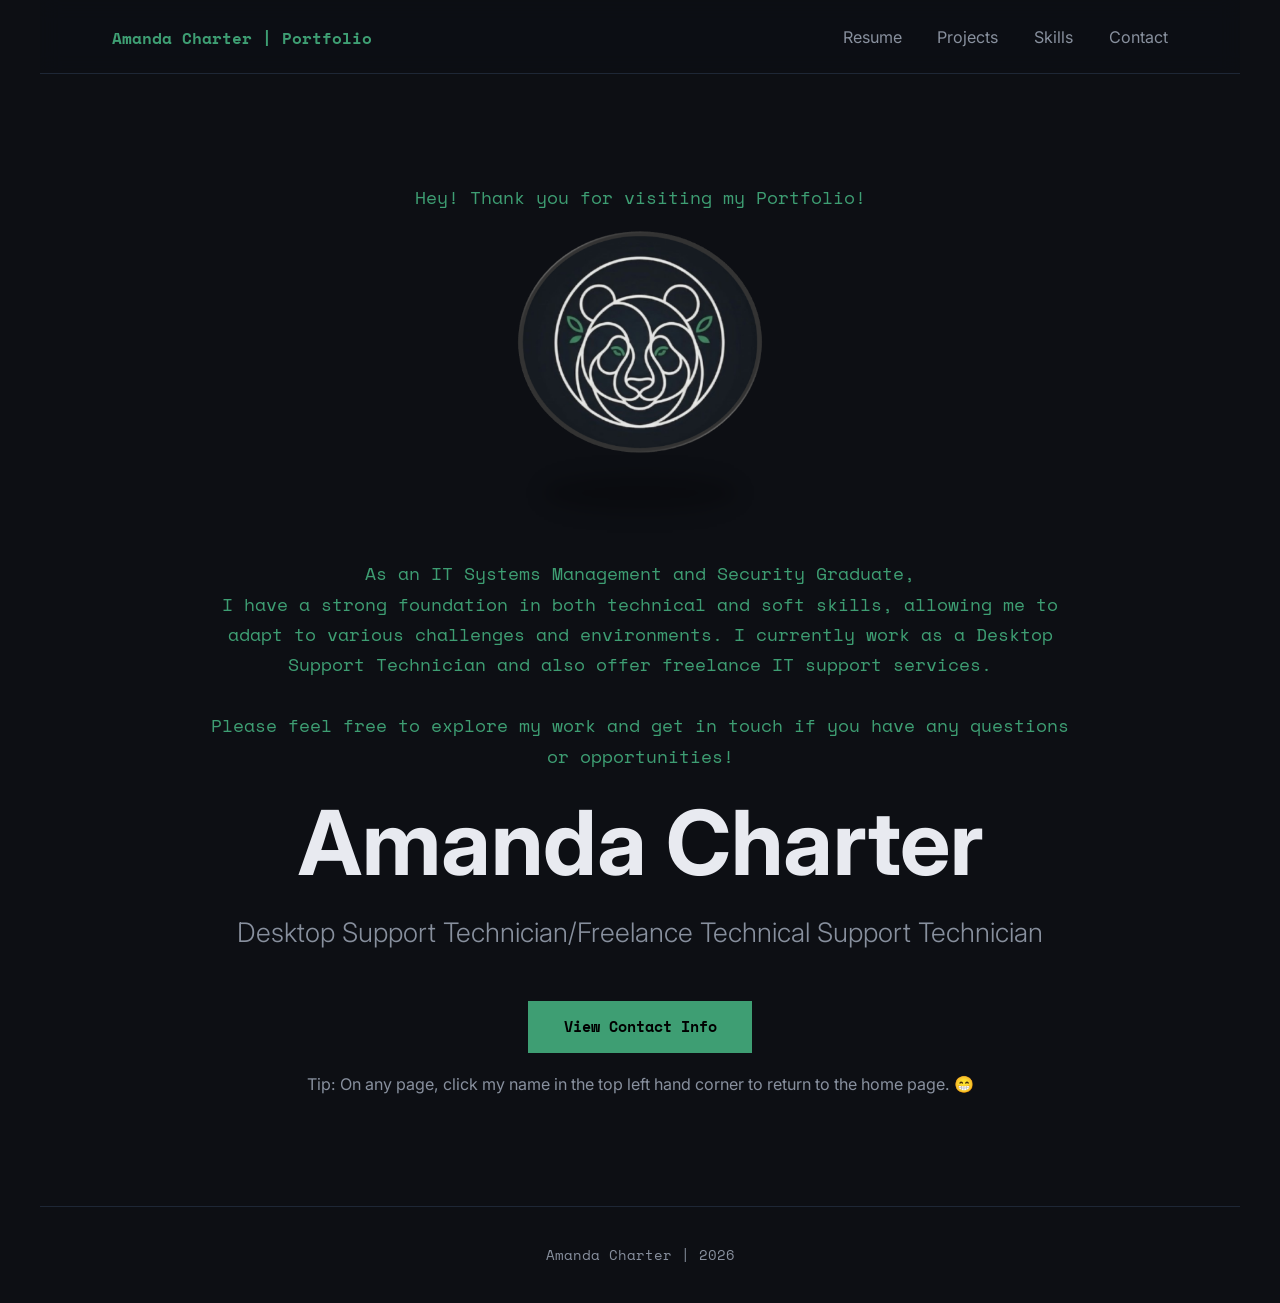
<file: index.html>
<!DOCTYPE html>
<html lang="en">
<head>
  <meta charset="UTF-8">
  <meta name="viewport" content="width=device-width, initial-scale=1.0">
  <title>Amanda Charter | Portfolio</title>
  <link rel="stylesheet" href="style.css">
  <link href="https://fonts.googleapis.com/css2?family=Space+Mono:wght@400;700&family=Inter:wght@300;400;600&display=swap" rel="stylesheet">
</head>
<body class="home-centered">

  <nav>
    <div class="logo"><a href="index.html">Amanda Charter | Portfolio</a></div>
    <ul>
      <li><a href="resume/resume.html">Resume</a></li>
      <li><a href="projects/projects.html">Projects</a></li>
      <li><a href="skills/skills.html">Skills</a></li>
      <li><a href="contact/contact.html">Contact</a></li>
    </ul>
  </nav>

  <section id="hero">
    <div id="hero-top">
      <p class="greeting">Hey! Thank you for visiting my Portfolio!</p>
      <img src="images/panda.png" alt="Panda" class="hero-img">
      <p class="greeting"> As an IT Systems Management and Security Graduate, <br> I have a strong foundation in both technical and soft skills, allowing me to adapt to various challenges and environments. I currently work as a Desktop Support Technician and also offer freelance IT support services. <br> <br> Please feel free to explore my work and get in touch if you have any questions or opportunities! </p>
    </div>
    <h1>Amanda Charter</h1>
    <h2>Desktop Support Technician/Freelance Technical Support Technician </h2>
    <a href="contact/contact.html" class="btn">View Contact Info</a>
    <p class="home-note">Tip: On any page, click my name in the top left hand corner to return to the home page. 😁</p>
  </section>
  <footer>
    <p>Amanda Charter | 2026</p>
  </footer>
</body>
</html>
</file>
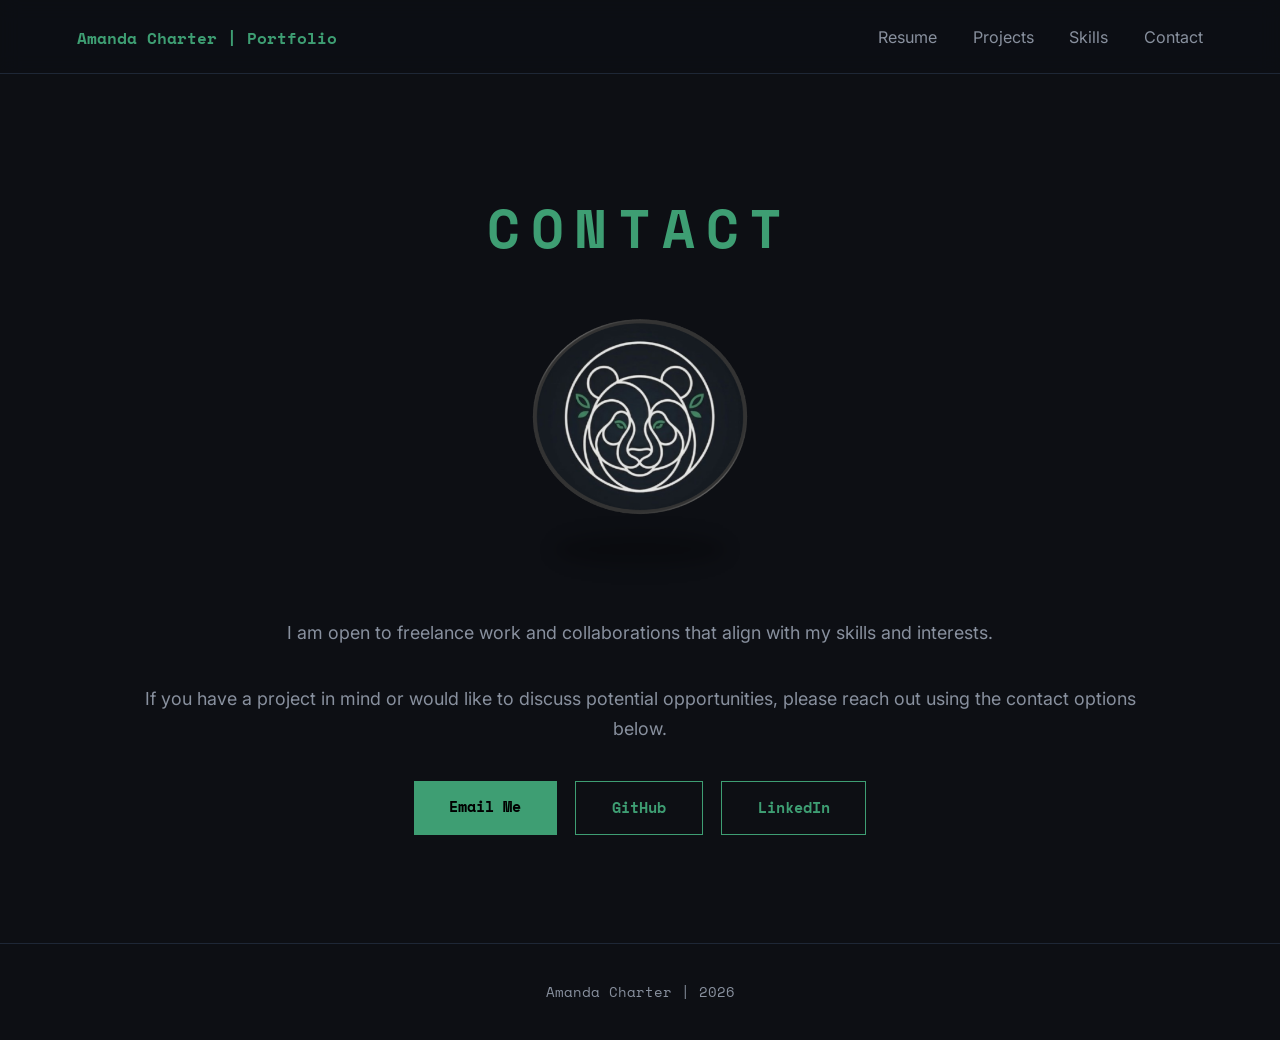
<file: contact/contact.html>
<!DOCTYPE html>
<html lang="en">
<head>
  <meta charset="UTF-8">
  <meta name="viewport" content="width=device-width, initial-scale=1.0">
  <title>Amanda Charter | Contact</title>
  <link rel="stylesheet" href="../style.css">
  <link href="https://fonts.googleapis.com/css2?family=Space+Mono:wght@400;700&family=Inter:wght@300;400;600&display=swap" rel="stylesheet">
</head>
<body>

  <!-- NAVIGATION -->
  <nav>
    <div class="logo"><a href="../index.html">Amanda Charter | Portfolio</a></div>
    <ul>
      <li><a href="../resume/resume.html">Resume</a></li>
      <li><a href="../projects/projects.html">Projects</a></li>
      <li><a href="../skills/skills.html">Skills</a></li>
      <li><a href="contact.html">Contact</a></li>
    </ul>
  </nav>

  <section id="contact">
    <h3 class="section-title">Contact</h3>
    <img src="../images/panda.png" alt="Panda" class="projects-panda">
    <p>I am  open to freelance work and collaborations that align with my skills and interests.</p>
    <p>If you have a project in mind or would like to discuss potential opportunities, please reach out using the contact options below.</p>
    <div class="contact-links">
      <a href="https://outlook.live.com/mail/0/deeplink/compose?to=acharter09%40outlook.com&subject=Portfolio%20Inquiry" class="btn" target="_blank" rel="noopener noreferrer">Email Me</a>
      <a href="https://github.com/adcharter" class="btn btn-outline" target="_blank">GitHub</a>
      <a href="https://linkedin.com/in/amanda-charter-4632842b8/" class="btn btn-outline" target="_blank">LinkedIn</a>
    </div>
  </section>
  <footer>
    <p>Amanda Charter | 2026</p>
  </footer>
</body>
</html>
</file>
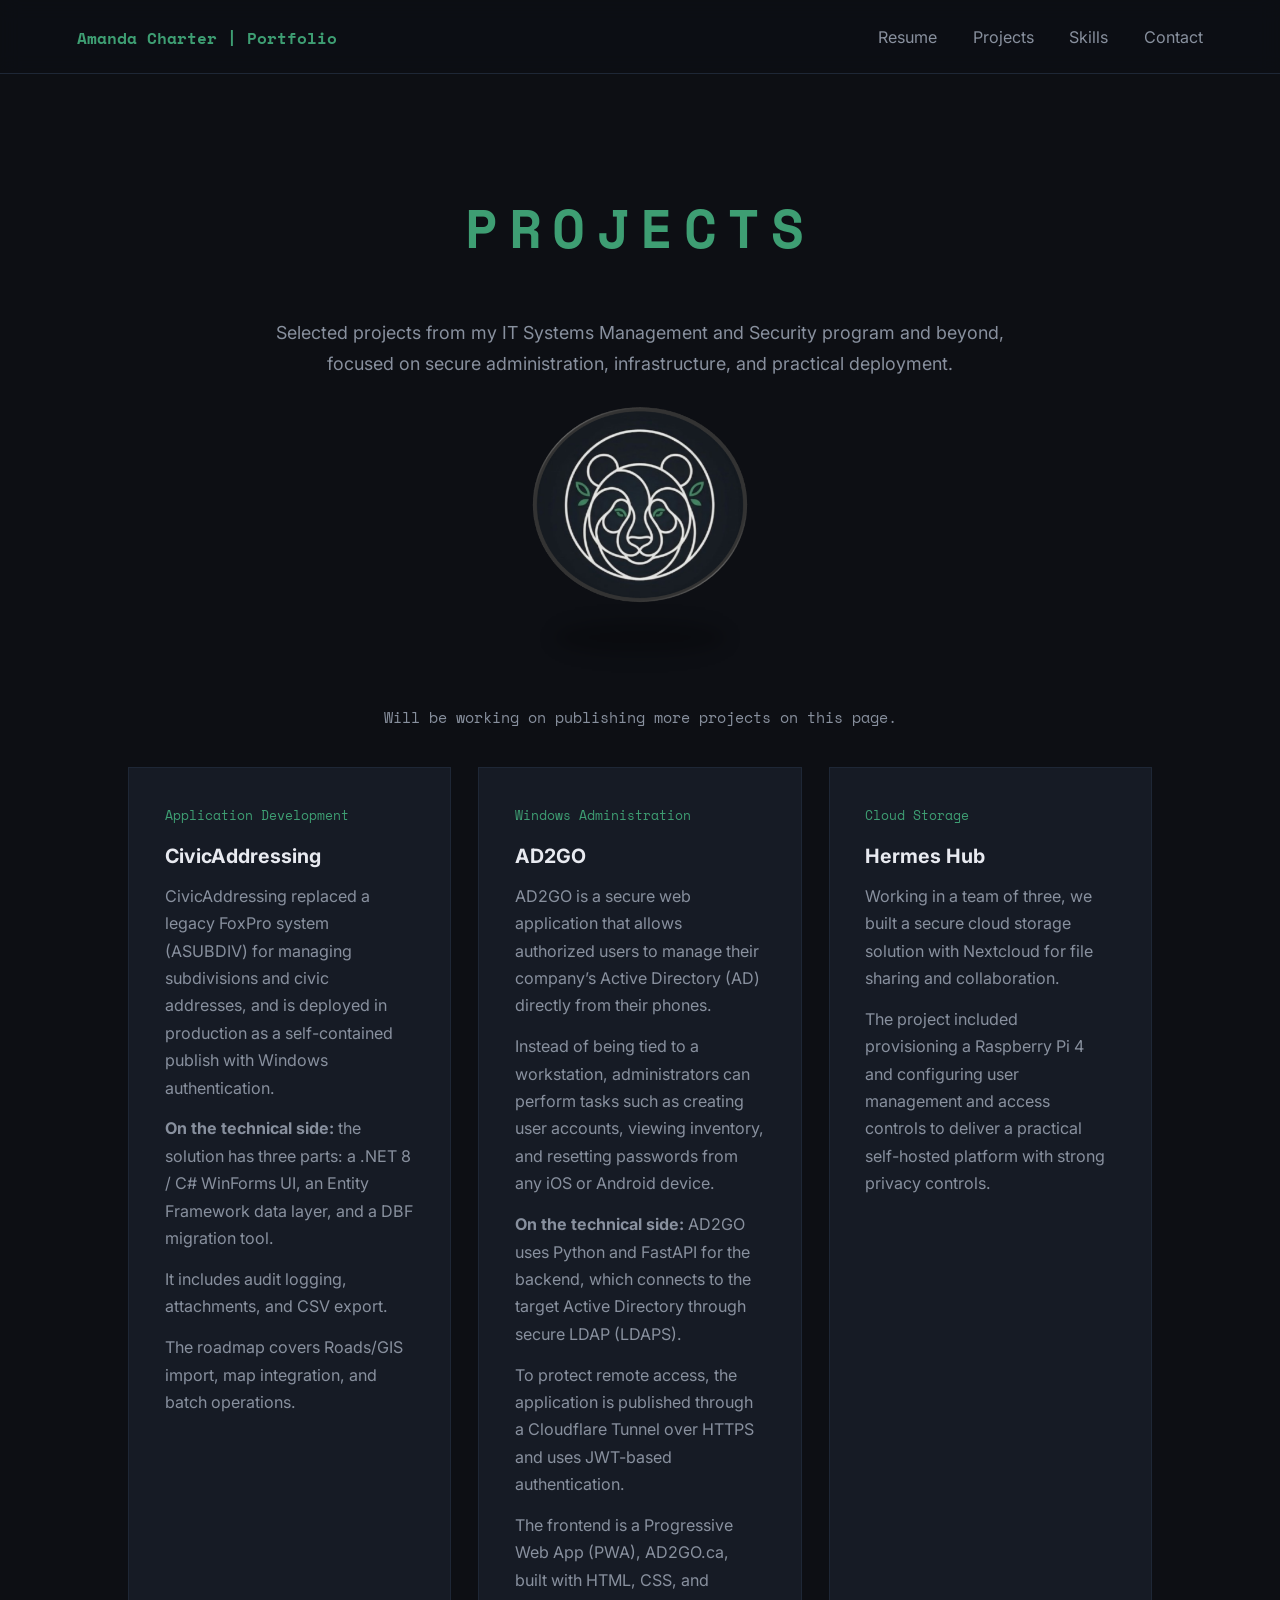
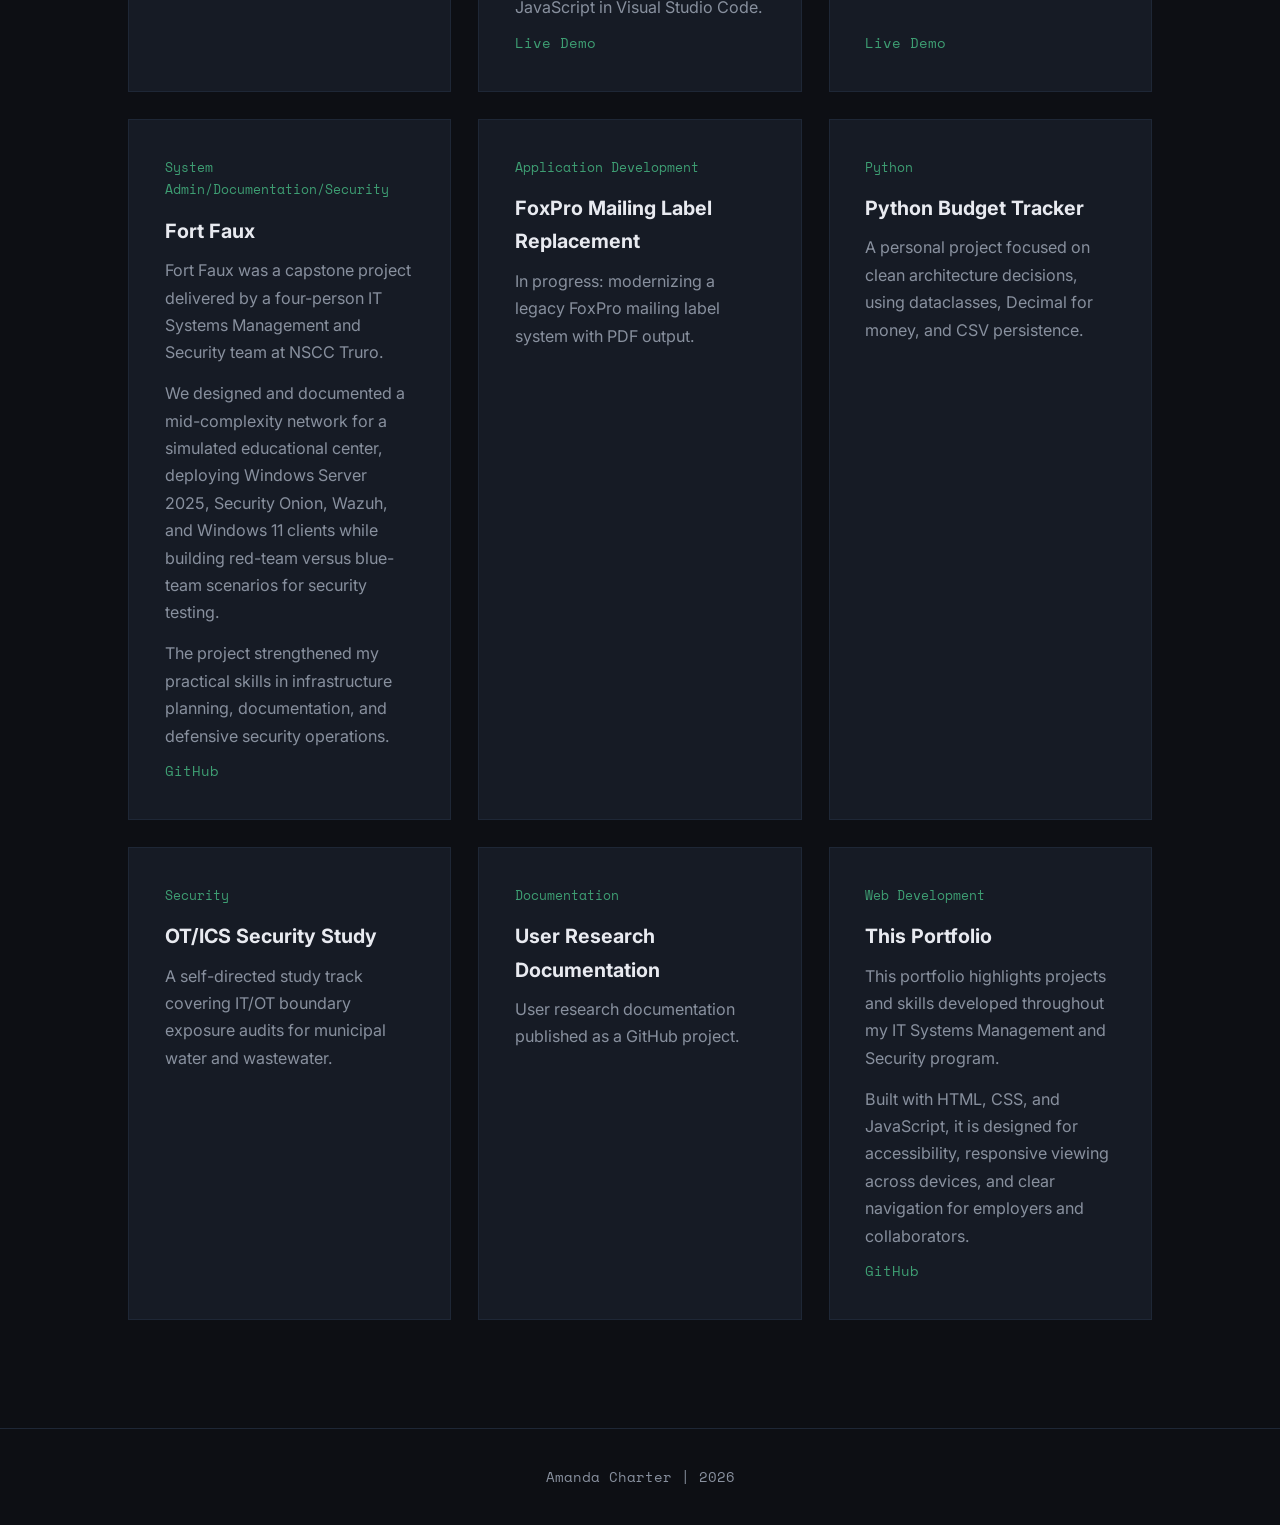
<file: projects/projects.html>
<!DOCTYPE html>
<html lang="en">
<head>
  <meta charset="UTF-8">
  <meta name="viewport" content="width=device-width, initial-scale=1.0">
  <title>Amanda Charter | Projects</title>
  <link rel="stylesheet" href="../style.css">
  <link href="https://fonts.googleapis.com/css2?family=Space+Mono:wght@400;700&family=Inter:wght@300;400;600&display=swap" rel="stylesheet">
</head>
<body>

  <!-- NAVIGATION -->
  <nav>
    <div class="logo"><a href="../index.html">Amanda Charter | Portfolio</a></div>
    <ul>
      <li><a href="../resume/resume.html">Resume</a></li>
      <li><a href="projects.html">Projects</a></li>
      <li><a href="../skills/skills.html">Skills</a></li>
      <li><a href="../contact/contact.html">Contact</a></li>
    </ul>
  </nav>

  <section id="projects">
    <h3 class="section-title projects-title">Projects</h3>
    <p class="projects-intro">
      Selected projects from my IT Systems Management and Security program and beyond, focused on secure administration, infrastructure, and practical deployment.
    </p>
    <img src="../images/panda.png" alt="Panda" class="projects-panda">
    <p class="projects-wip">Will be working on publishing more projects on this page.</p>
    <div class="project-grid">
      <div class="card">
        <div class="card-tag">Application Development</div>
        <h4>CivicAddressing</h4>
        <p>CivicAddressing replaced a legacy FoxPro system (ASUBDIV) for managing subdivisions and civic addresses, and is deployed in production as a self-contained publish with Windows authentication.</p>
        <p><strong>On the technical side:</strong> the solution has three parts: a .NET 8 / C# WinForms UI, an Entity Framework data layer, and a DBF migration tool.</p>
        <p>It includes audit logging, attachments, and CSV export.</p>
        <p>The roadmap covers Roads/GIS import, map integration, and batch operations.</p>
      </div>
      <div class="card">
        <div class="card-tag">Windows Administration</div>
        <h4>AD2GO</h4>
        <p>AD2GO is a secure web application that allows authorized users to manage their company’s Active Directory (AD) directly from their phones.</p>   
        <p>Instead of being tied to a workstation, administrators can perform tasks such as creating user accounts, viewing inventory, and resetting passwords from any iOS or Android device.</p>

        <p><strong>On the technical side:</strong> AD2GO uses Python and FastAPI for the backend, which connects to the target Active Directory through secure LDAP (LDAPS).</p>
        <p>To protect remote access, the application is published through a Cloudflare Tunnel over HTTPS and uses JWT-based authentication.</p>
        <p>The frontend is a Progressive Web App (PWA), AD2GO.ca, built with HTML, CSS, and JavaScript in Visual Studio Code.</p>
        <div class="card-links">
          <a href="https://ad2go.ca" target="_blank">Live Demo</a>
        </div>
      </div>
      <div class="card">
        <div class="card-tag">Cloud Storage</div>
        <h4>Hermes Hub</h4>
        <p>Working in a team of three, we built a secure cloud storage solution with Nextcloud for file sharing and collaboration.</p>
        <p>The project included provisioning a Raspberry Pi 4 and configuring user management and access controls to deliver a practical self-hosted platform with strong privacy controls.</p>
        <div class="card-links">
          <a href="https://nscc.sharepoint.com/sites/HermesHub" target="_blank">Live Demo</a>
        </div>
      </div>
      <div class="card">
        <div class="card-tag">System Admin/Documentation/Security</div>
        <h4>Fort Faux</h4>
        <p>Fort Faux was a capstone project delivered by a four-person IT Systems Management and Security team at NSCC Truro.</p>
        <p>We designed and documented a mid-complexity network for a simulated educational center, deploying Windows Server 2025, Security Onion, Wazuh, and Windows 11 clients while building red-team versus blue-team scenarios for security testing.</p>
        <p>The project strengthened my practical skills in infrastructure planning, documentation, and defensive security operations.</p>
        <div class="card-links">
          <a href="https://github.com/ADCharter/fortfaux.local" target="_blank">GitHub</a>
        </div>
      </div>
      <div class="card">
        <div class="card-tag">Application Development</div>
        <h4>FoxPro Mailing Label Replacement</h4>
        <p>In progress: modernizing a legacy FoxPro mailing label system with PDF output.</p>
      </div>
      <div class="card">
        <div class="card-tag">Python</div>
        <h4>Python Budget Tracker</h4>
        <p>A personal project focused on clean architecture decisions, using dataclasses, Decimal for money, and CSV persistence.</p>
      </div>
      <div class="card">
        <div class="card-tag">Security</div>
        <h4>OT/ICS Security Study</h4>
        <p>A self-directed study track covering IT/OT boundary exposure audits for municipal water and wastewater.</p>
      </div>
      <div class="card">
        <div class="card-tag">Documentation</div>
        <h4>User Research Documentation</h4>
        <p>User research documentation published as a GitHub project.</p>
      </div>
      <div class="card">
        <div class="card-tag">Web Development</div>
        <h4>This Portfolio</h4>
        <p>This portfolio highlights projects and skills developed throughout my IT Systems Management and Security program.</p>
        <p>Built with HTML, CSS, and JavaScript, it is designed for accessibility, responsive viewing across devices, and clear navigation for employers and collaborators.</p>
        <div class="card-links">
          <a href="https://github.com/adcharter" target="_blank">GitHub</a>
        </div>
      </div>
    </div>
  </section>
  <footer>
    <p>Amanda Charter | 2026</p>
  </footer>

</body>
</html>
</file>
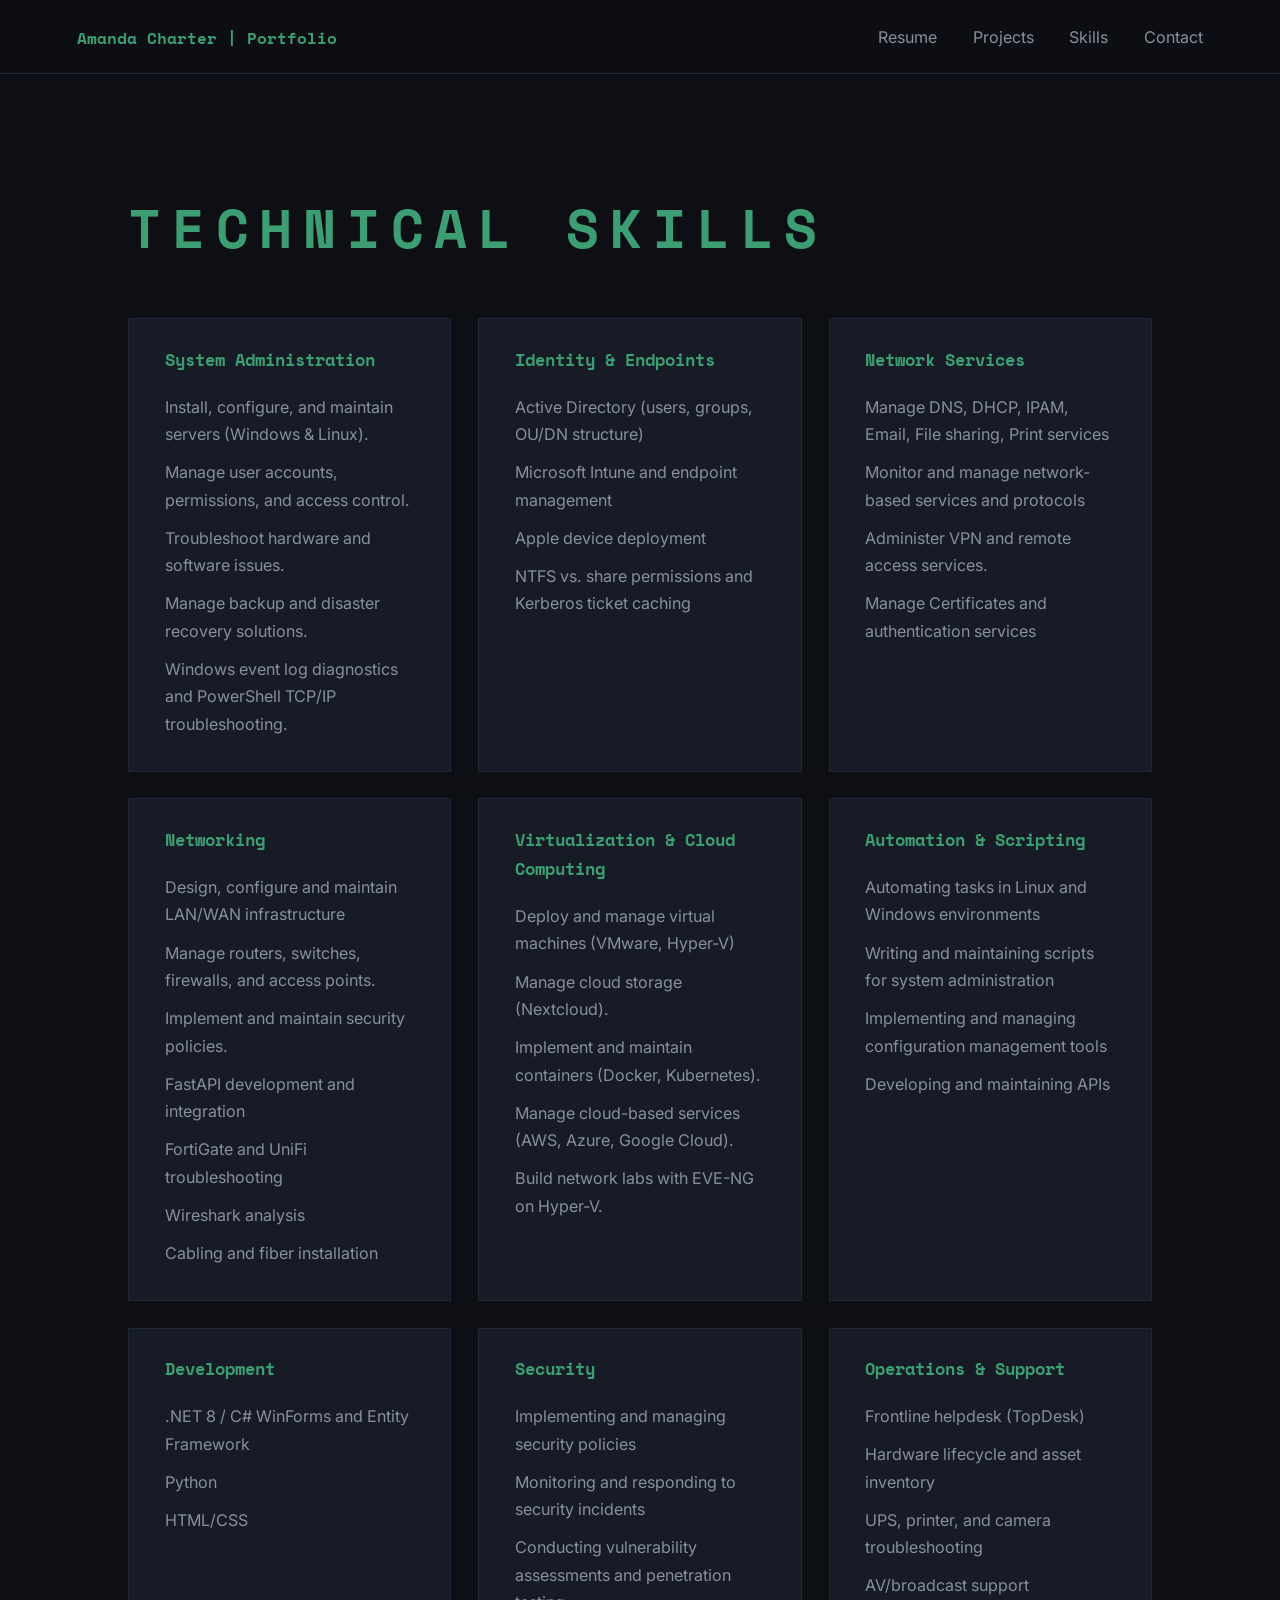
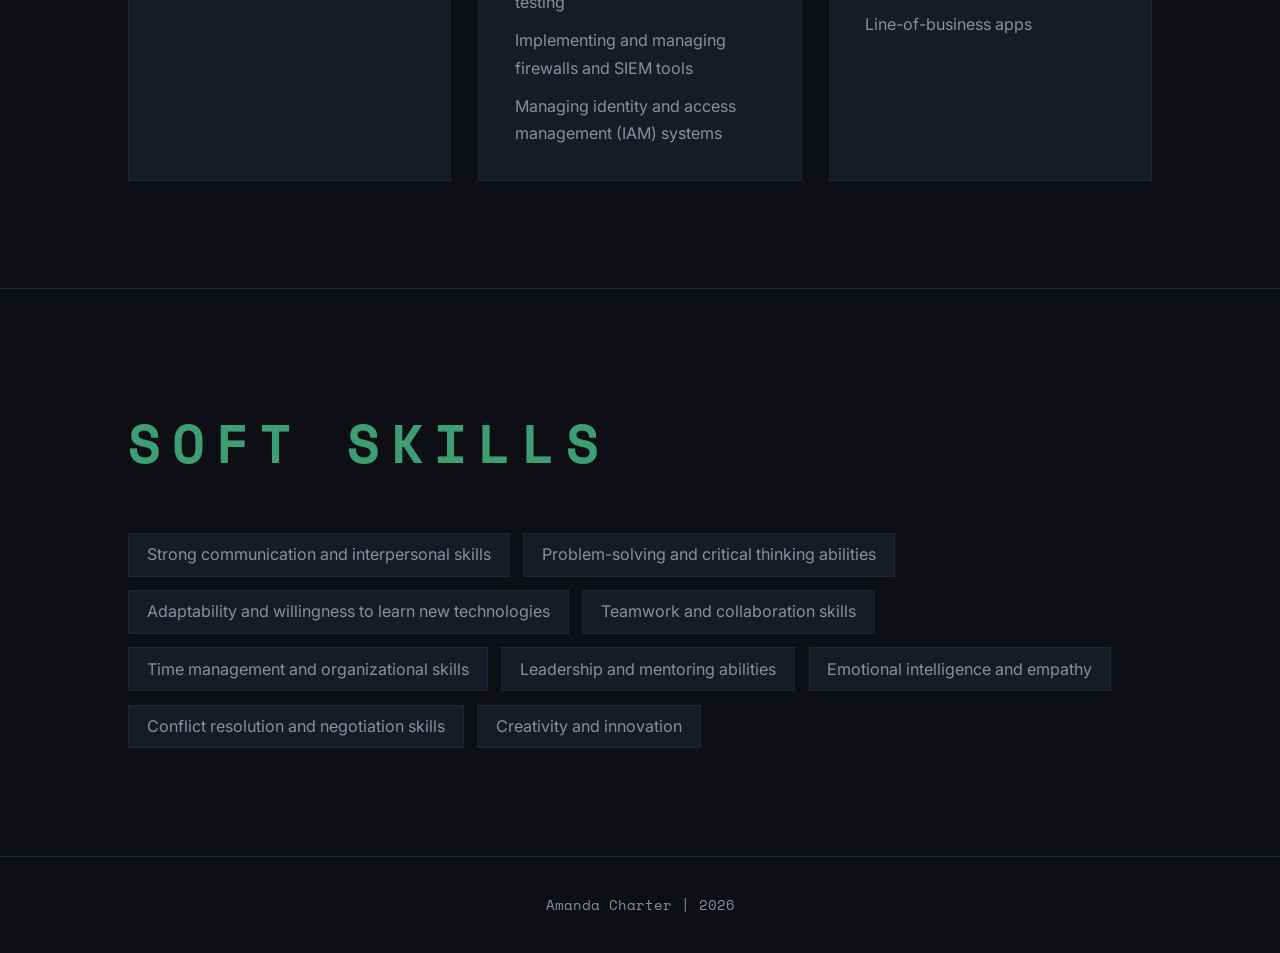
<file: skills/skills.html>
<!DOCTYPE html>
<html lang="en">
<head>
  <meta charset="UTF-8">
  <meta name="viewport" content="width=device-width, initial-scale=1.0">
  <title>Amanda Charter | Skills</title>
  <link rel="stylesheet" href="../style.css">
  <link href="https://fonts.googleapis.com/css2?family=Space+Mono:wght@400;700&family=Inter:wght@300;400;600&display=swap" rel="stylesheet">
</head>
<body>

  <!-- NAVIGATION -->
  <nav>
    <div class="logo"><a href="../index.html">Amanda Charter | Portfolio</a></div>
    <ul>
      <li><a href="../resume/resume.html">Resume</a></li>
      <li><a href="../projects/projects.html">Projects</a></li>
      <li><a href="../skills/skills.html">Skills</a></li>
      <li><a href="../contact/contact.html">Contact</a></li>
    </ul>
  </nav>

  <section id="skills">
    <h3 class="section-title">Technical Skills</h3>
    <div class="skills-grid">
      <div class="skill-group">
        <h4>System Administration</h4>
        <ul>
          <li>Install, configure, and maintain servers (Windows &amp; Linux). </li>
          <li>Manage user accounts, permissions, and access control.</li>
          <li>Troubleshoot hardware and software issues.</li>
          <li>Manage backup and disaster recovery solutions.</li>
          <li>Windows event log diagnostics and PowerShell TCP/IP troubleshooting.</li>
        </ul>
      </div>
      <div class="skill-group">
        <h4>Identity &amp; Endpoints</h4>
        <ul>
          <li>Active Directory (users, groups, OU/DN structure)</li>
          <li>Microsoft Intune and endpoint management</li>
          <li>Apple device deployment</li>
          <li>NTFS vs. share permissions and Kerberos ticket caching</li>
        </ul>
      </div>
      <div class="skill-group">
        <h4>Network Services</h4>
        <ul>
          <li>Manage DNS, DHCP, IPAM, Email, File sharing, Print services</li>
          <li>Monitor and manage network-based services and protocols</li>
          <li>Administer VPN and remote access services.</li>
          <li>Manage Certificates and authentication services</li>
        </ul>
      </div>
      <div class="skill-group">
        <h4>Networking</h4>
        <ul>
          <li>Design, configure and maintain LAN/WAN infrastructure</li>
          <li>Manage routers, switches, firewalls, and access points.</li>
          <li>Implement and maintain security policies.</li>
          <li>FastAPI development and integration</li>
          <li>FortiGate and UniFi troubleshooting </li>
          <li>Wireshark analysis </li>
          <li>Cabling and fiber installation</li>
        </ul>
      </div>
      <div class="skill-group">
        <h4>Virtualization & Cloud Computing</h4>
        <ul>
          <li>Deploy and manage virtual machines (VMware, Hyper-V)</li>
          <li>Manage cloud storage (Nextcloud). </li>
          <li>Implement and maintain containers (Docker, Kubernetes).</li>
          <li>Manage cloud-based services (AWS, Azure, Google Cloud).</li>
          <li>Build network labs with EVE-NG on Hyper-V.</li>
        </ul>
      </div>
      <div class="skill-group">
        <h4>Automation &amp; Scripting</h4>
        <ul>
          <li>Automating tasks in Linux and Windows environments</li>
          <li>Writing and maintaining scripts for system administration</li>
          <li>Implementing and managing configuration management tools</li>
          <li>Developing and maintaining APIs</li>
        </ul>
      </div>
      <div class="skill-group">
        <h4>Development</h4>
        <ul>
          <li>.NET 8 / C# WinForms and Entity Framework</li>
          <li>Python </li>
          <li>HTML/CSS </li>
        </ul>
      </div>
       <div class="skill-group">
        <h4>Security</h4>
        <ul>
          <li>Implementing and managing security policies</li>
          <li>Monitoring and responding to security incidents</li>
          <li>Conducting vulnerability assessments and penetration testing</li>
          <li>Implementing and managing firewalls and SIEM tools</li>
          <li>Managing identity and access management (IAM) systems</li>
        </ul>
      </div>
      <div class="skill-group">
        <h4>Operations &amp; Support</h4>
        <ul>
          <li>Frontline helpdesk (TopDesk)</li>
          <li>Hardware lifecycle and asset inventory</li>
          <li>UPS, printer, and camera troubleshooting</li>
          <li>AV/broadcast support</li>
          <li>Line-of-business apps</li>
        </ul>
      </div>
    </div>
  </section>

  <section id="soft-skills">
    <h3 class="section-title">Soft Skills</h3>
    <ul class="skill-tags">
      <li>Strong communication and interpersonal skills</li>
      <li>Problem-solving and critical thinking abilities</li>
      <li>Adaptability and willingness to learn new technologies</li>
      <li>Teamwork and collaboration skills</li>
      <li>Time management and organizational skills</li>
      <li>Leadership and mentoring abilities</li>
      <li>Emotional intelligence and empathy</li>
      <li>Conflict resolution and negotiation skills</li>
      <li>Creativity and innovation</li>
    </ul>
  </section>

  <footer>
    <p>Amanda Charter | 2026</p>
  </footer>
</body>
</html>
</file>
<file: style.css>
/* === RESET & BASE === */
*, *::before, *::after { box-sizing: border-box; margin: 0; padding: 0; }

:root {
  --bg:       #0d0f14;
  --surface:  #161b25;
  --border:   #1e2736;
  --accent:   #3e9e73;   /* ← change this to your favourite color! */
  --text:     #e8eaf0;
  --muted:    #88909e;
  --font-mono: 'Space Mono', monospace;
  --font-body: 'Inter', sans-serif;
}

html { scroll-behavior: smooth; font-size: 112%; }

body {
  background: var(--bg);
  color: var(--text);
  font-family: var(--font-body);
  line-height: 1.7;
}

body.home-centered {
  max-width: 1200px;
  margin: 0 auto;
}

body.home-centered footer {
  width: 100%;
  display: grid;
  place-items: center;
  padding-left: 0;
  padding-right: 0;
}

body.home-centered footer p {
  margin: 0;
  width: max-content;
  text-align: center;
}

/* === NAV === */
nav {
  display: flex;
  justify-content: space-between;
  align-items: center;
  padding: 1.2rem 6%;
  position: sticky;
  top: 0;
  background: rgba(13,15,20,0.85);
  backdrop-filter: blur(10px);
  border-bottom: 1px solid var(--border);
  z-index: 100;
}
.logo { font-family: var(--font-mono); color: var(--accent); font-weight: 700; }
.logo a { color: var(--accent); text-decoration: none; }
nav ul { list-style: none; display: flex; gap: 2rem; }
nav a { text-decoration: none; color: var(--muted); font-size: 0.9rem; transition: color 0.2s; }
nav a:hover { color: var(--accent); }

/* === SECTIONS === */
section {
  padding: 6rem 10%;
  border-bottom: 1px solid var(--border);
}

.section-title {
  font-family: var(--font-mono);
  font-size: 3rem;
  text-transform: uppercase;
  letter-spacing: 0.2em;
  color: var(--accent);
  margin-bottom: 2.5rem;
}

/* === HERO === */
#hero {
  min-height: 90vh;
  display: flex;
  flex-direction: column;
  justify-content: center;
  align-items: center;
  text-align: center;
  padding-left: 0;
  padding-right: 0;
}
#hero-top {
  display: flex;
  flex-direction: column;
  align-items: center;
  gap: 1rem;
  width: 100%;
  max-width: 860px;
}
.greeting { font-family: var(--font-mono); color: var(--accent); margin: 0; }
#hero h1 { font-size: clamp(2.5rem, 7vw, 5rem); font-weight: 700; line-height: 1.1; margin-top: 1.25rem; }
#hero h2 { font-size: clamp(1rem, 2.5vw, 1.5rem); color: var(--muted); margin: 1rem 0 2.5rem; font-weight: 300; }
.hero-img { width: min(250px, 90vw); height: auto; margin: 0; }
.home-note {
  margin-top: 1rem;
  color: var(--muted);
  font-size: 0.9rem;
}

/* === BUTTONS === */
.btn {
  display: inline-block;
  padding: 0.75rem 2rem;
  background: var(--accent);
  color: #000;
  font-weight: 700;
  text-decoration: none;
  font-family: var(--font-mono);
  font-size: 0.85rem;
  transition: opacity 0.2s, transform 0.2s;
}
.btn:hover { opacity: 0.85; transform: translateY(-2px); }
.btn-outline {
  background: transparent;
  color: var(--accent);
  border: 1px solid var(--accent);
}

/* === ABOUT === */
.about-grid { display: grid; grid-template-columns: 200px 1fr; gap: 3rem; align-items: center; }
.profile-img { width: 400px; height: 500px; object-fit: cover; border-radius: 4px; border: 2px solid var(--accent); }
.about-text p { color: var(--muted); margin-bottom: 1rem; }

/* === PROJECT CARDS === */
.project-grid {
  display: grid;
  grid-template-columns: repeat(4, 1fr);
  justify-content: center;
  gap: 1.5rem;
}
.card {
  display: flex;
  flex-direction: column;
  height: 100%;
  background: var(--surface);
  border: 1px solid var(--border);
  padding: 2rem;
  transition: border-color 0.2s, transform 0.2s;
}
.card:hover { border-color: var(--accent); transform: translateY(-4px); }
.card-tag {
  font-family: var(--font-mono);
  font-size: 0.75rem;
  color: var(--accent);
  margin-bottom: 0.75rem;
}
.card h4 { font-size: 1.1rem; margin-bottom: 0.5rem; }
.card p { color: var(--muted); font-size: 0.9rem; margin-bottom: 1.25rem; }
.card-links { display: flex; gap: 1rem; margin-top: auto; padding-top: 0.5rem; }
.card-links a { font-family: var(--font-mono); font-size: 0.8rem; color: var(--accent); text-decoration: none; }
.card-links a:hover { text-decoration: underline; }

.projects-title { text-align: center; }
.projects-intro {
  max-width: 760px;
  margin: 0 auto 1.5rem;
  text-align: center;
  color: var(--muted);
}
.projects-wip {
  text-align: center;
  color: var(--muted);
  font-size: 0.85rem;
  font-family: var(--font-mono);
  margin-bottom: 2rem;
}
.projects-panda {
  display: block;
  margin: 0 auto 1.5rem;
  width: min(220px, 80vw);
  height: auto;
}
#projects .project-grid {
  grid-template-columns: repeat(3, minmax(0, 1fr));
  align-items: stretch;
}

#projects .card p {
  margin-bottom: 0.75rem;
}

#projects .card p:last-of-type {
  margin-bottom: 0;
}

/* === SKILLS === */
.skills-grid { display: grid; grid-template-columns: repeat(3, minmax(0, 1fr)); gap: 1.5rem; }
.skill-group { background: var(--surface); border: 1px solid var(--border); padding: 1.5rem 2rem; }
.skill-group h4 { font-family: var(--font-mono); color: var(--accent); margin-bottom: 0.75rem; font-size: 0.95rem; }
.skill-group ul { list-style: none; }
.skill-group li { color: var(--muted); padding: 0.3rem 0; font-size: 0.9rem; }
.skill-tags { list-style: none; display: flex; flex-wrap: wrap; gap: 0.75rem; }
.skill-tags li {
  background: var(--surface);
  border: 1px solid var(--border);
  color: var(--muted);
  padding: 0.4rem 1rem;
  font-size: 0.9rem;
}

/* === CONTACT === */
#contact { text-align: center; }
#contact p { color: var(--muted); margin-bottom: 2rem; }
.contact-links { display: flex; gap: 1rem; justify-content: center; flex-wrap: wrap; }

/* === FOOTER === */
footer { text-align: center; padding: 2rem; color: var(--muted); font-size: 0.8rem; font-family: var(--font-mono); }

/* === RESPONSIVE === */
@media (max-width: 768px) {
  section { padding: 4rem 6%; }
  .about-grid { grid-template-columns: 1fr; text-align: center; }
  .profile-img { margin: 0 auto; }
  .project-grid { grid-template-columns: 1fr; }
}

@media (max-width: 1200px) {
  .skills-grid, #projects .project-grid { grid-template-columns: repeat(2, minmax(0, 1fr)); }
}

@media (max-width: 700px) {
  .skills-grid, #projects .project-grid { grid-template-columns: 1fr; }
}
</file>
